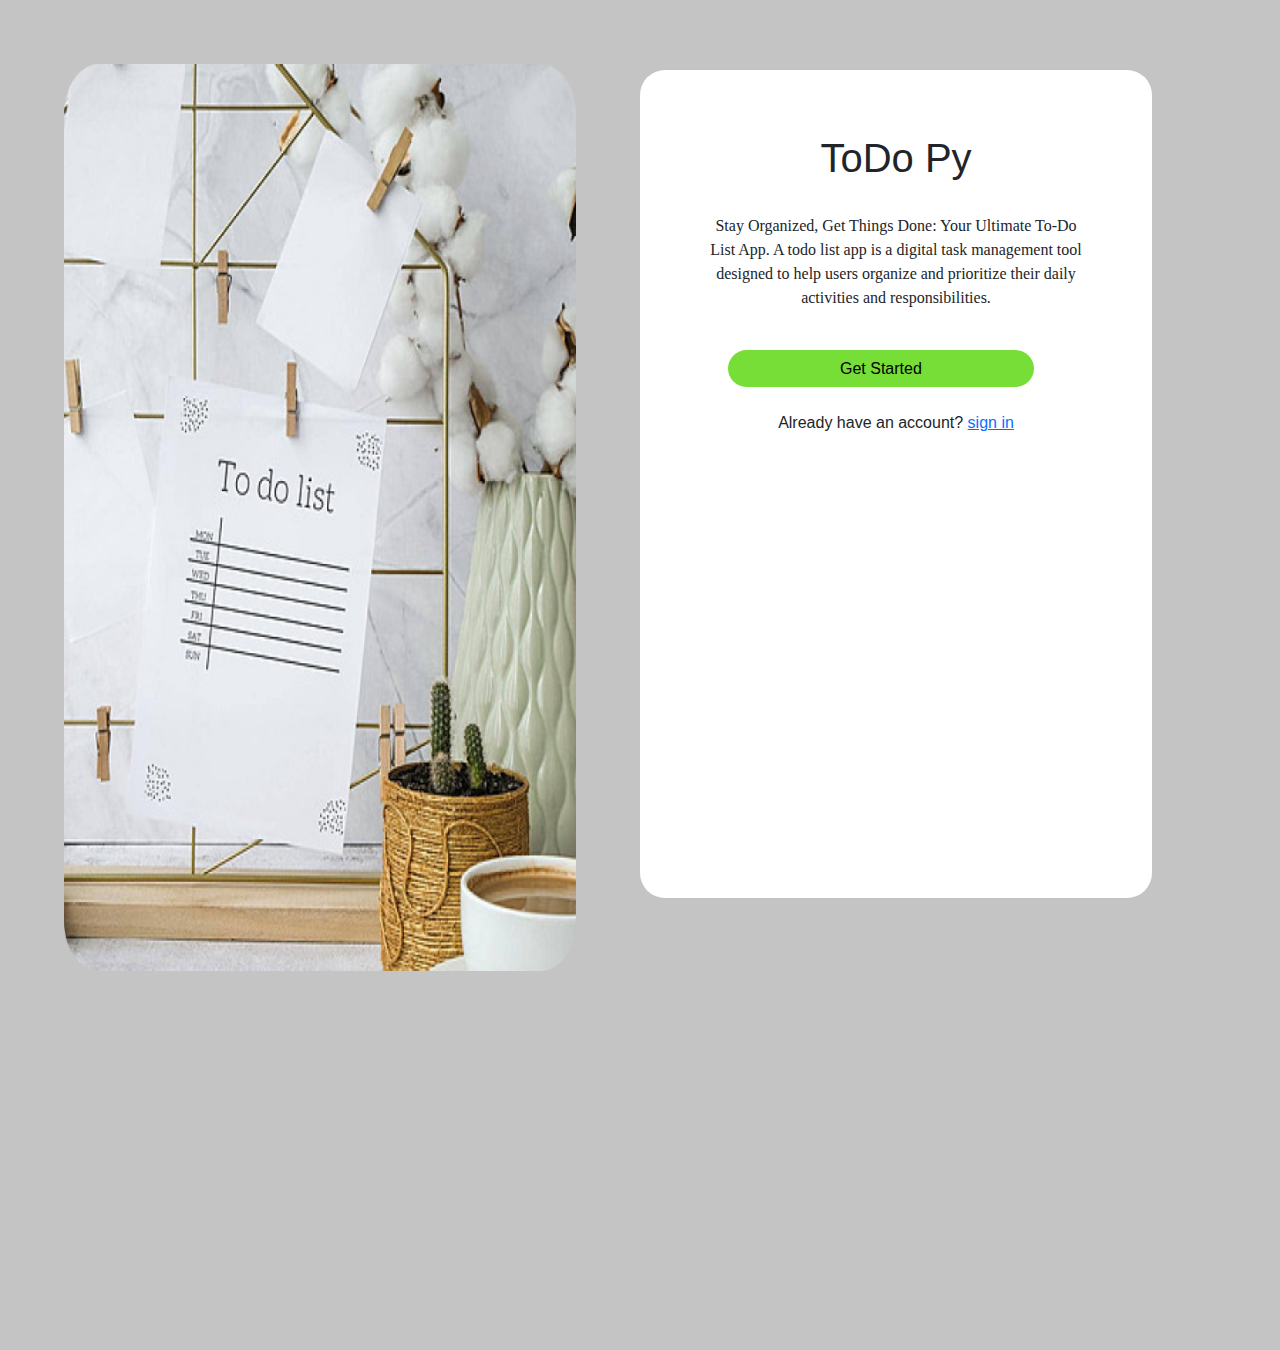
<file: index.html>
<!DOCTYPE html>
<html lang="en">
<head>
    <meta charset="UTF-8">
    <meta name="viewport" content="width=device-width, initial-scale=1.0">
    <link rel="stylesheet" href="./style.css">
    <link rel="stylesheet" href="./bootstrap-5.0.2-dist/css/bootstrap.min.css">
    <title>Landing page</title>
</head>
<body>


    <main>
     <div class="Landing d-flex flex-row">
        <aside class="landing1"><img src="./Rectangle 1.png" alt=""></aside>
        <aside class="landing2">
            <h1>ToDo Py</h1> <br>
            <p class="p1">Stay Organized, Get Things Done: Your Ultimate To-Do List App.
                A todo list app is a digital task management tool designed to help users organize and prioritize their daily activities and responsibilities.</p> <br>

                <button class="b">Get Started</button> <br> <br>
                <p class="p2"> Already have an account? <a href="./login.html">sign in</a> </p>
        </aside>
     </div>
    
    </main>








    <script src="./bootstrap-5.0.2-dist/js/bootstrap.js"></script>
    <script src="./bootstrap-5.0.2-dist/js/bootstrap.bundle.js"></script>
</body>
</html>
</file>
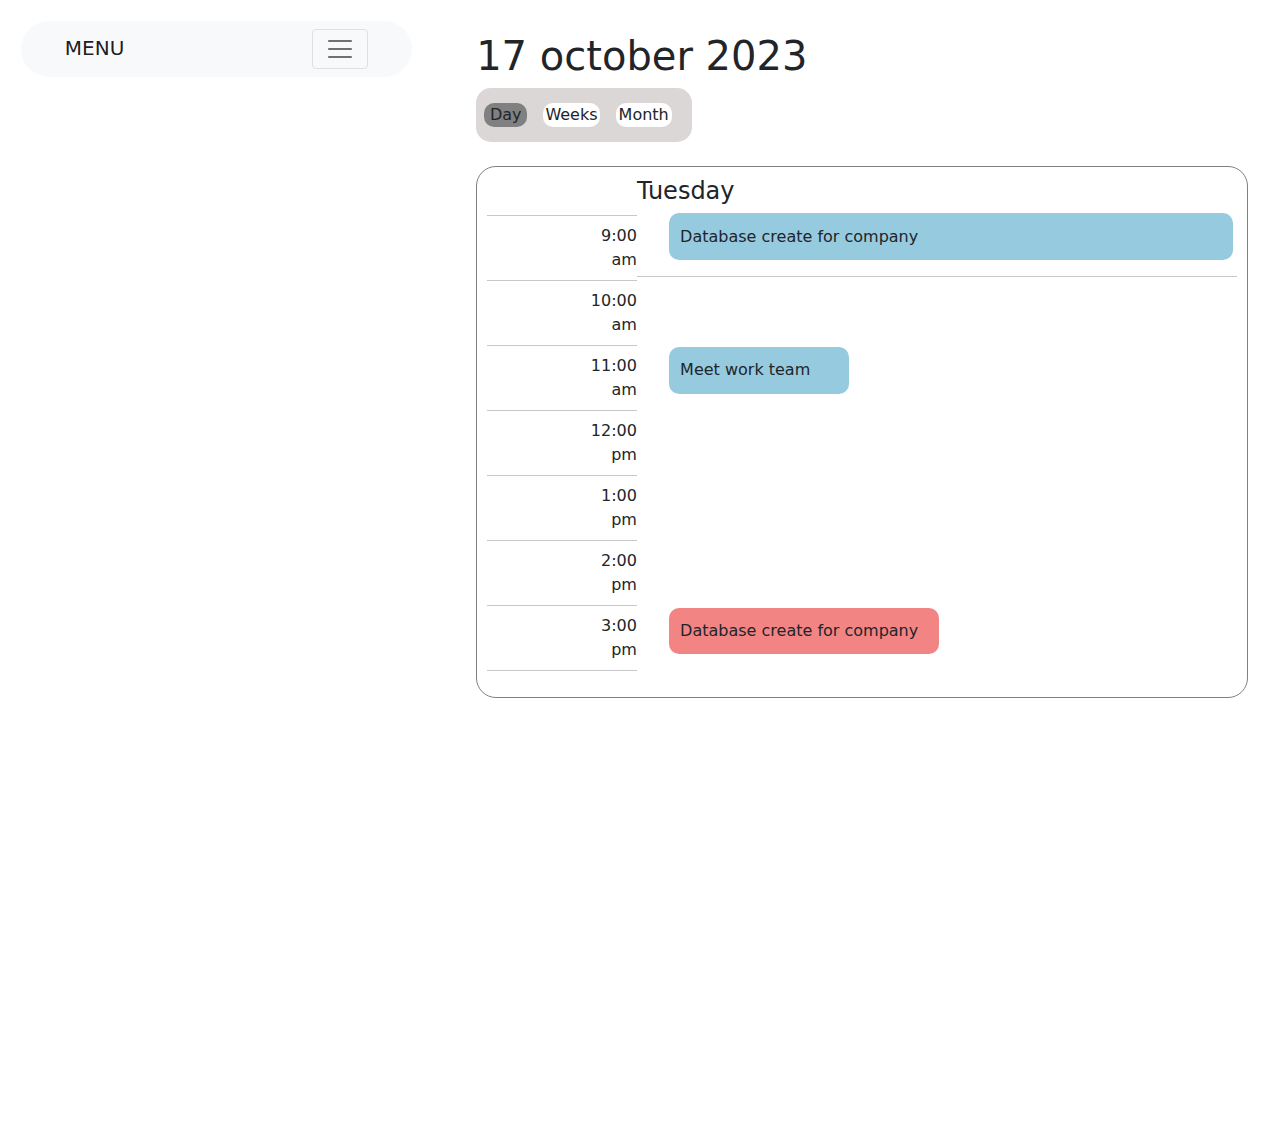
<file: calender.html>
<!DOCTYPE html>
<html lang="en">
<head>
    <meta charset="UTF-8">
    <meta name="viewport" content="width=device-width, initial-scale=1.0">
    <link rel="stylesheet" href="./bootstrap-5.0.2-dist/css/bootstrap.min.css">
    <link rel="stylesheet" href="./fontawesome/css/font-awesome.min.css">
    <link rel="stylesheet" href="./calender.css">
    <title>Document</title>
</head>
<body>
    <main>
        <div class="calender d-flex flex-row" style="padding: 1rem;">
            <aside class="cal1">
                <nav
                class="navbar navbar-expand-xl|lg|md|sm navbar-light bg-light"
            >
                <div class="container">
                    <a class="navbar-brand" href="#">MENU</a>
                    <button
                        class="navbar-toggler d-lg-toggle"
                        type="button"
                        data-bs-toggle="collapse"
                        data-bs-target="#collapsibleNavId"
                        aria-controls="collapsibleNavId"
                        aria-expanded="false"
                        aria-label="Toggle navigation"
                    > 
                        <span class="navbar-toggler-icon"></span>
                    </button> 
                    <div class="collapse navbar-collapse" id="collapsibleNavId">
                       
                        <form class="d-flex my-2 my-lg-0">
                            <input style="border-radius: 20px; margin-top: 1rem;"
                                class=" h form-control me-sm-2"
                                type="text"
                                placeholder=" Search" />
                        </form> <br>
                        <div class="task">
                            <h5>TASK</h5>
                            <section class=" s1 d-flex flex-row">
                                <aside><a style="list-style: none; text-decoration: none; color: black; gap: 11rem;" href="./upcoming.html">Upcoming</a> </aside>
                                <aside>15+</aside>
                            </section>
                            <section class="s2 d-flex flex-row">
                                <aside><a style="list-style: none; text-decoration: none; color: black;" href="./today.html">Today</a></aside>
                                <aside>8</aside>
                                
                            </section>
                            <section class="s3 d-flex flex-row"> 
                               <aside><i class="fa fa-calendar" aria-hidden="true"></i></aside>
                               <aside><a style="list-style: none; text-decoration: none; color: black; font-size: 17px;" href="./calender.html">Calender</a></aside>
                            </section>
                            <section class="s3 d-flex flex-row">
                                <aside></aside>
                                <aside>Sticky Wall</aside>
                            </section>
                            
                        </div> <br>
    
                        <div class="list" style="line-height: 0.1rem;">
                            <h5>List</h5>
                        
                                
                                <input style="padding: 0.4rem; width: 100%;"  type="text"   placeholder="  work"><br><br>
                                <input style="padding: 0.4rem; width: 100%;" type="text" placeholder="personal"><br><br>
                                <input style="padding: 0.4rem; width: 100%;" type="text" placeholder="Study"><br>
                                <p class="w">Add new list</p> <br>
     
                               
                            
                        </div>
    
                        <div class="setting ">
                           <section class="set1 d-flex flex-row">
                            <aside><i class="fa fa-calendar" aria-hidden="true"></i></aside>
                            <aside>Settings</aside>
                           </section> <br>
                           <section class="set2 d-flex flex-row"> 
                            <aside><i class="fa fa-sign-out" aria-hidden="true"></i></aside>
                            <aside>Sign Out</aside>
                           </section>
                        </div>
                       
    
                    </div>
                   
                </div>
    
                
            </nav> 
            </aside>
            <aside class="cal2" style="margin-bottom: 2rem;">
               <h1 style="font-weight: 400;" > 17 october 2023</h1>
               <section class="cal3 d-flex flex-row" style="gap: 1rem; background-color: rgba(211, 206, 206, 0.808); width: 28%; height: 6vh; align-items: center; text-align: center; border-radius: 15px; " >
                <aside style="margin-left: 0.5rem; background-color: grey; border-radius: 10px; width: 20%; ">Day</aside>
                <aside style="background-color: white; border-radius: 10px; width: 26%;">Weeks</aside>
                <aside style="background-color: white; border-radius: 10px; width: 26%;">Month</aside>
               </section><br>
               <section class="cal4">
                   <aside class="cal5">
                    <hr class="r">
                    <P class="P0">
                      9:00
                      
                    </P>
                    <p class="P0">am</p><hr>
                    <p class="P0">10:00</p>
                    <p class="P0">am <hr></p>
                    <p class="P0">11:00</p>
                    <P class="P0">am <hr></P>
                    <p class="P0">12:00</p>
                    <p class="P0">pm <hr></p>
                    <p class="P0">1:00</p>
                    <p class="P0">pm <hr></p>
                    <p class="P0">2:00</p>
                    <p class="P0">pm <hr></p>
                    <p class="P0">3:00</p>
                    <p class="P0">pm <hr></p>



                   </aside>
                   <aside class="cal6">
                    <h4 class="t">Tuesday</h4>

                    <p class="company">Database create for company  <hr></p><br><br>
                    <p class="company" style="width: 30%;">Meet work team</p><br><br><br><br><br><br><br><br>
         <p class="company" style="width: 45%; background-color: rgb(243, 132, 132);">Database create for company</p>

                   </aside>
               </section>
            </aside>
        </div>
    </main>
    <script src="./bootstrap-5.0.2-dist/js/bootstrap.js"></script>
    <script src="./bootstrap-5.0.2-dist/js/bootstrap.bundle.js"></script>
    
</body>
</html>
</file>
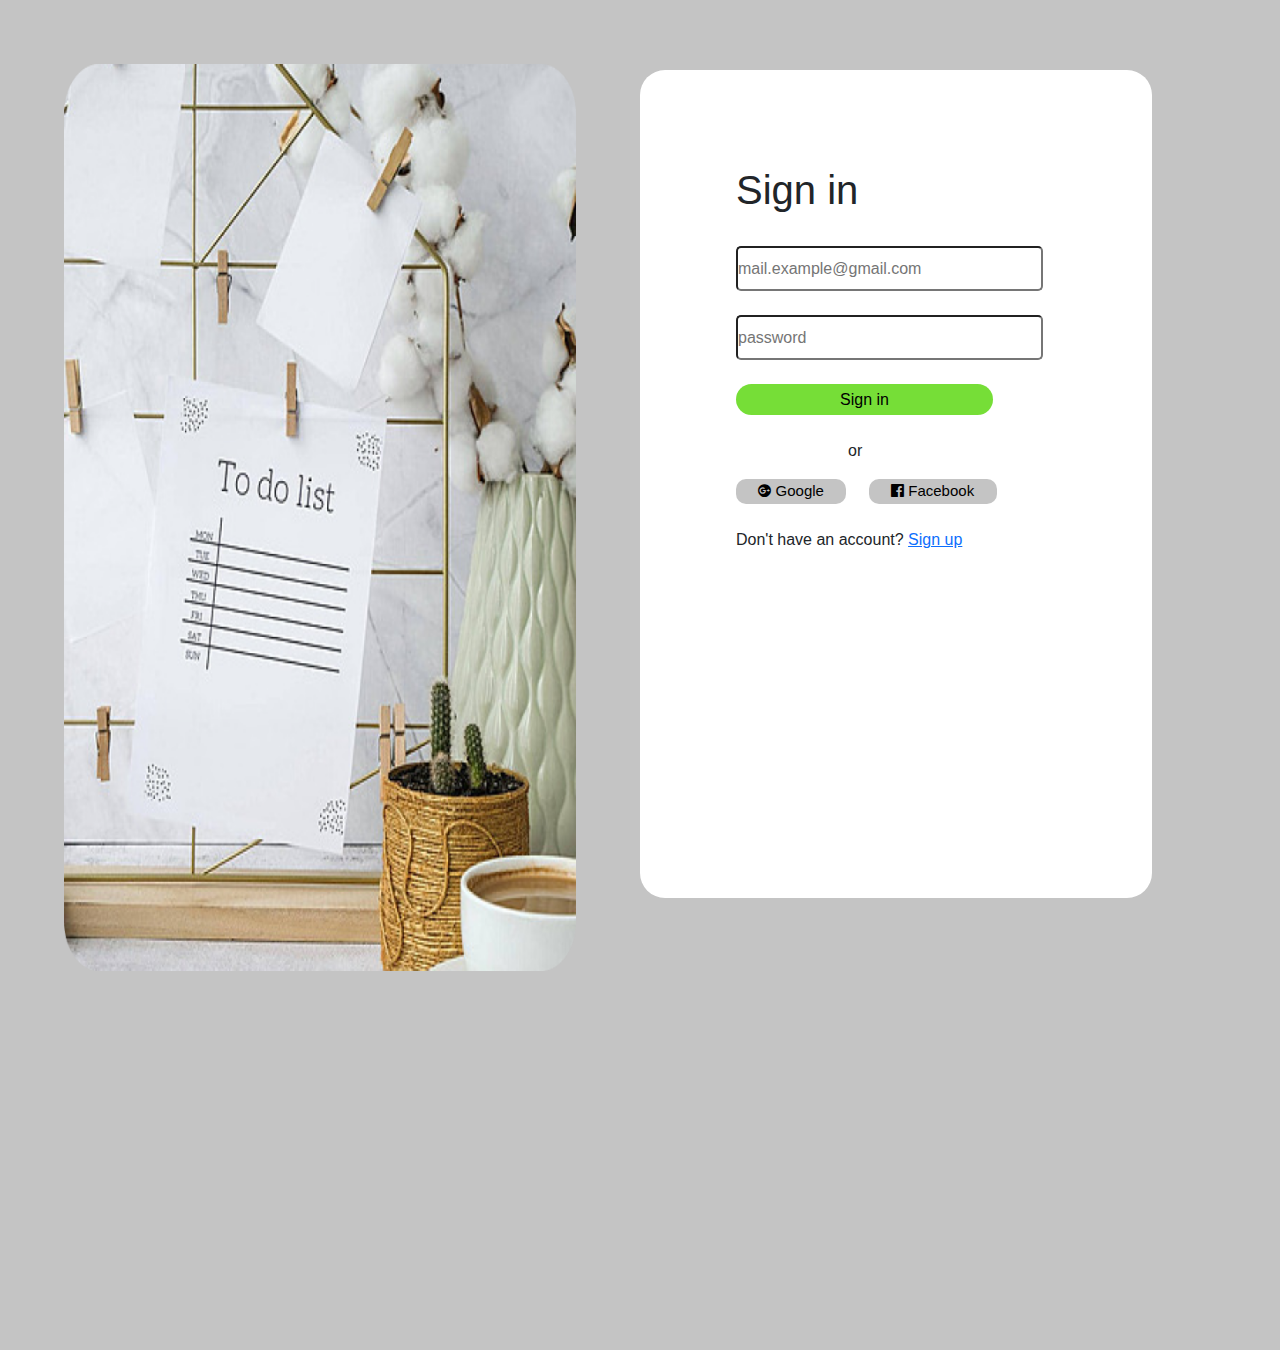
<file: login.html>
<!DOCTYPE html>
<html lang="en">
<head>
    <meta charset="UTF-8">
    <meta name="viewport" content="width=device-width, initial-scale=1.0">
    <link rel="stylesheet" href="./fontawesome/css/font-awesome.min.css">
    <link rel="stylesheet" href="./bootstrap-5.0.2-dist/css/bootstrap.css">
    <link rel="stylesheet" href="./login.css">
    <title>Document</title>
</head>
<body>
    

    <main>
        <div class="login d-flex flex-row">
            <aside class="login1"><img src="./Rectangle 1.png" alt=""></aside>
            <aside class="login2">
                <h1>Sign in</h1><br>
                <input type="email" placeholder="mail.example@gmail.com"><br><br>
                <input type="password" placeholder="password" > <br><br>
                <button class="bm"> Sign in</button><br><br>
                <p class="p1">or</p>
                <div class="b d-flex flex-row">
                  <button class="b1" > <i class="fa fa-google-plus-official" aria-hidden="true"></i> Google</button>
                  <button class="b2"> <i class="fa fa-facebook-official" aria-hidden="true"></i> Facebook</button>
                </div> <br>
                <p class="p2"> Don't have an account? <a href="./register.html">Sign up</a></p>
            </aside>


            
        </div>
       
    </main>




    <script src="./bootstrap-5.0.2-dist/js/bootstrap.js"></script>
    <script src="./bootstrap-5.0.2-dist/js/bootstrap.bundle.js"></script>
</body>
</html>
</file>
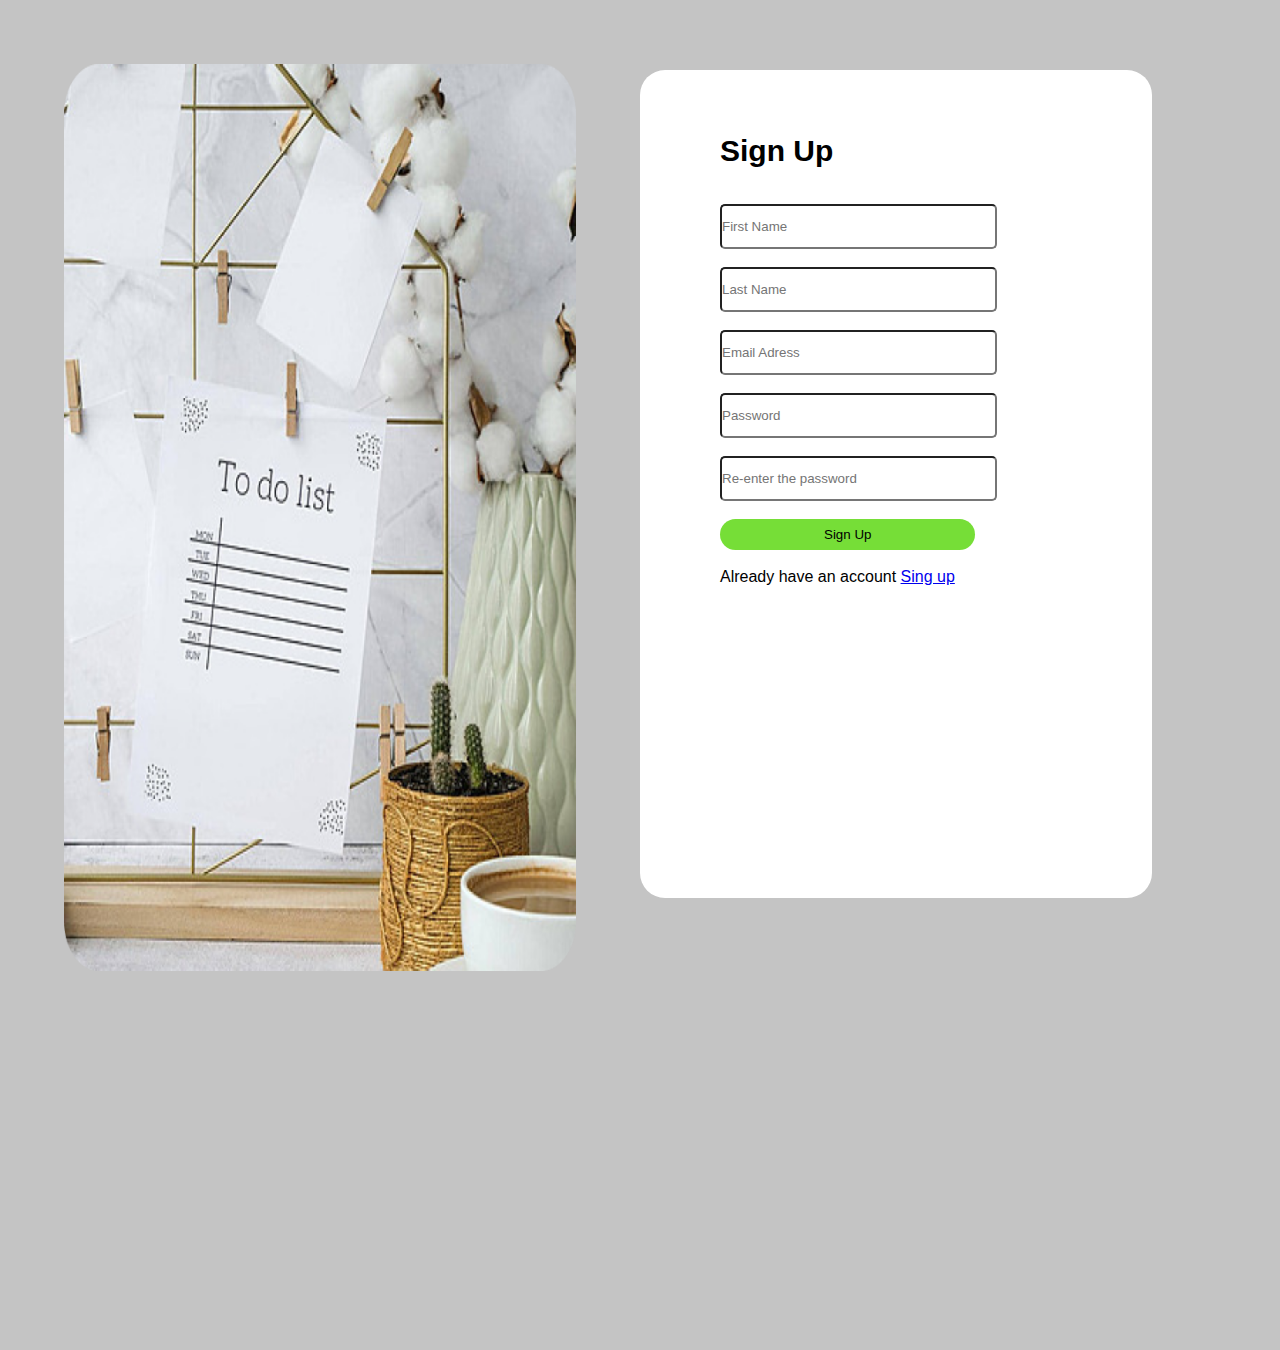
<file: register.html>
<!DOCTYPE html>
<html lang="en">
<head>
    <meta charset="UTF-8">
    <meta name="viewport" content="width=device-width, initial-scale=1.0">
    <link rel="stylesheet" href="./register.css">
    <title>Document</title>
</head>
<body>

    <main>
        <div class="register d-flex flex-row"> 
            <aside class="register1">
                <img src="./Rectangle 1.png" alt="">
            </aside>
            <aside class="register2">
                <h1 class="h1">Sign Up</h1><br><br>
                <input  type="text"  placeholder="First Name"><br><br>
                <input type="text"  placeholder="Last Name"><br><br>
                <input type="email" placeholder="Email Adress"><br><br>
                <input type="password" placeholder="Password"><br><br>
                <input type="password" placeholder="Re-enter the password"><br><br>
                <button>Sign Up</button><br><br>
                <p>Already have an account <a href="./todo.html">Sing up</a> </p>
                
            </aside>
        </div>
    </main>
    
</body>
</html>
</file>
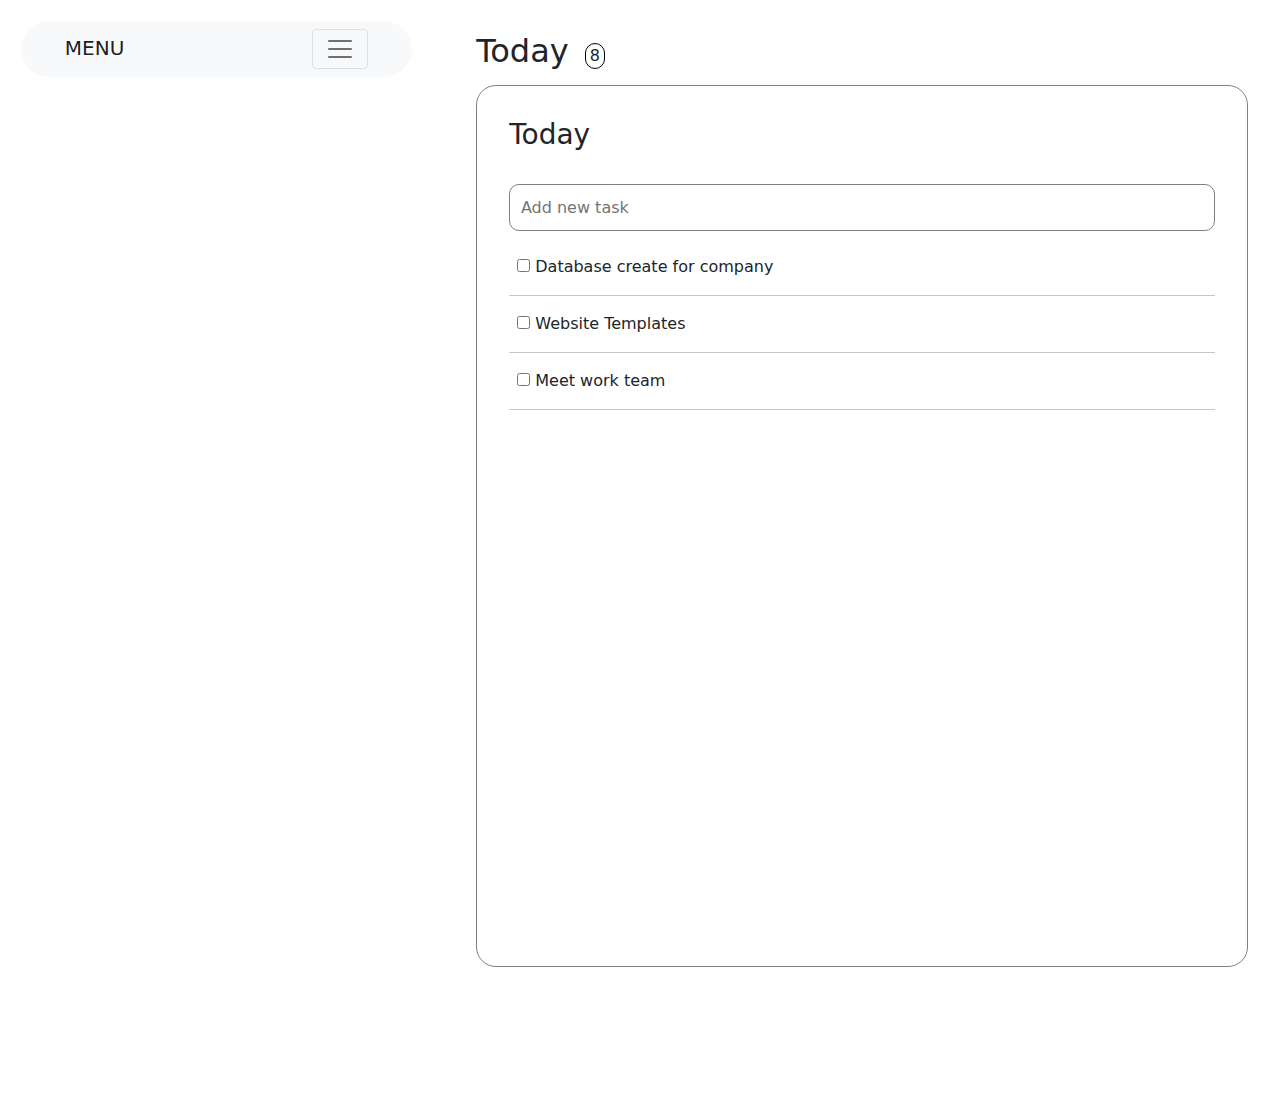
<file: today.html>
<!DOCTYPE html>
<html lang="en">
<head>
    <meta charset="UTF-8">
    <meta name="viewport" content="width=device-width, initial-scale=1.0">
    <link rel="stylesheet" href="./today.css">
    <link rel="stylesheet" href="./bootstrap-5.0.2-dist/css/bootstrap.min.css">
    <link rel="stylesheet" href="./fontawesome/css/font-awesome.min.css">
    <title>Document</title>
</head>
<body>

    <main>
        <div class="today" style="padding: 1rem;">
        <aside class="today1">
            <nav
            class="navbar navbar-expand-xl|lg|md|sm navbar-light bg-light"
        >
            <div class="container">
                <a class="navbar-brand" href="#">MENU</a>
                <button
                    class="navbar-toggler d-lg-toggle"
                    type="button"
                    data-bs-toggle="collapse"
                    data-bs-target="#collapsibleNavId"
                    aria-controls="collapsibleNavId"
                    aria-expanded="false"
                    aria-label="Toggle navigation"
                > 
                    <span class="navbar-toggler-icon"></span>
                </button> 
                <div class="collapse navbar-collapse" id="collapsibleNavId">
                   
                    <form class="d-flex my-2 my-lg-0">
                        <input style="border-radius: 20px; margin-top: 1rem;"
                            class=" h form-control me-sm-2"
                            type="text"
                            placeholder=" Search" />
                    </form> <br>
                    <div class="task">
                        <h5>TASK</h5>
                        <section class=" s1 d-flex flex-row">
                            <aside><a style="list-style: none; text-decoration: none; color: black; gap: 11rem;" href="./upcoming.html">Upcoming</a> </aside>
                            <aside>15+</aside>
                        </section>
                        <section class="s2 d-flex flex-row">
                            <aside><a style="list-style: none; text-decoration: none; color: black;" href="./today.html">Today</a></aside>
                            <aside>8</aside>
                            
                        </section>
                        <section class="s3 d-flex flex-row"> 
                           <aside><i class="fa fa-calendar" aria-hidden="true"></i></aside>
                           <aside><a style="list-style: none; text-decoration: none; color: black; font-size: 17px;" href="./calender.html">Calender</a></aside>
                        </section>
                        <section class="s3 d-flex flex-row">
                            <aside></aside>
                            <aside>Sticky Wall</aside>
                        </section>
                        
                    </div> <br>

                    <div class="list"  style="line-height: 0.7rem; ">
                        <h5>List</h5>
                    
                            
                            <input style="padding: 0.4rem; width: 100%;"  type="text"   placeholder="  work"><br><br>
                            <input style="padding: 0.4rem; width: 100%;" type="text" placeholder="personal"><br><br>
                            <input style="padding: 0.4rem; width: 100%;" type="text" placeholder="Study"><br>
                            <p class="w">Add new list</p> <br>
 
                           
                        
                    </div>

                    <div class="setting ">
                       <section class="set1 d-flex flex-row">
                        <aside><i class="fa fa-calendar" aria-hidden="true"></i></aside>
                        <aside>Settings</aside>
                       </section> <br>
                       <section class="set2 d-flex flex-row"> 
                        <aside><i class="fa fa-sign-out" aria-hidden="true"></i></aside>
                        <aside>Sign Out</aside>
                       </section>
                    </div>
                   

                </div>
               
            </div>

            
        </nav> 
            
            
          
        </aside>
        <aside class="today2">
          <section class="today3 d-flex flex-row">
            <aside><h2>Today</h2></aside>
            <aside><p class="p1">8</p></aside>
          </section>
           <section class="today4">
            <h3>Today</h3><br>
            <input class="k1" type="text" placeholder="Add new task"><br><br>
            <p class="k2"><input type="checkbox" name="" id=""> Database create for company <hr></p>
            <p class="k2"> <input type="checkbox" name="" id=""> Website Templates <hr></p>
            <p class="k2"> <input type="checkbox" name="" id=""> Meet work team <hr></p>
           </section>

        </aside>
    </div>
    </main>
    <script src="./bootstrap-5.0.2-dist/js/bootstrap.js"></script>
    <script src="./bootstrap-5.0.2-dist/js/bootstrap.bundle.js"></script>
    
</body>
</html>
</file>
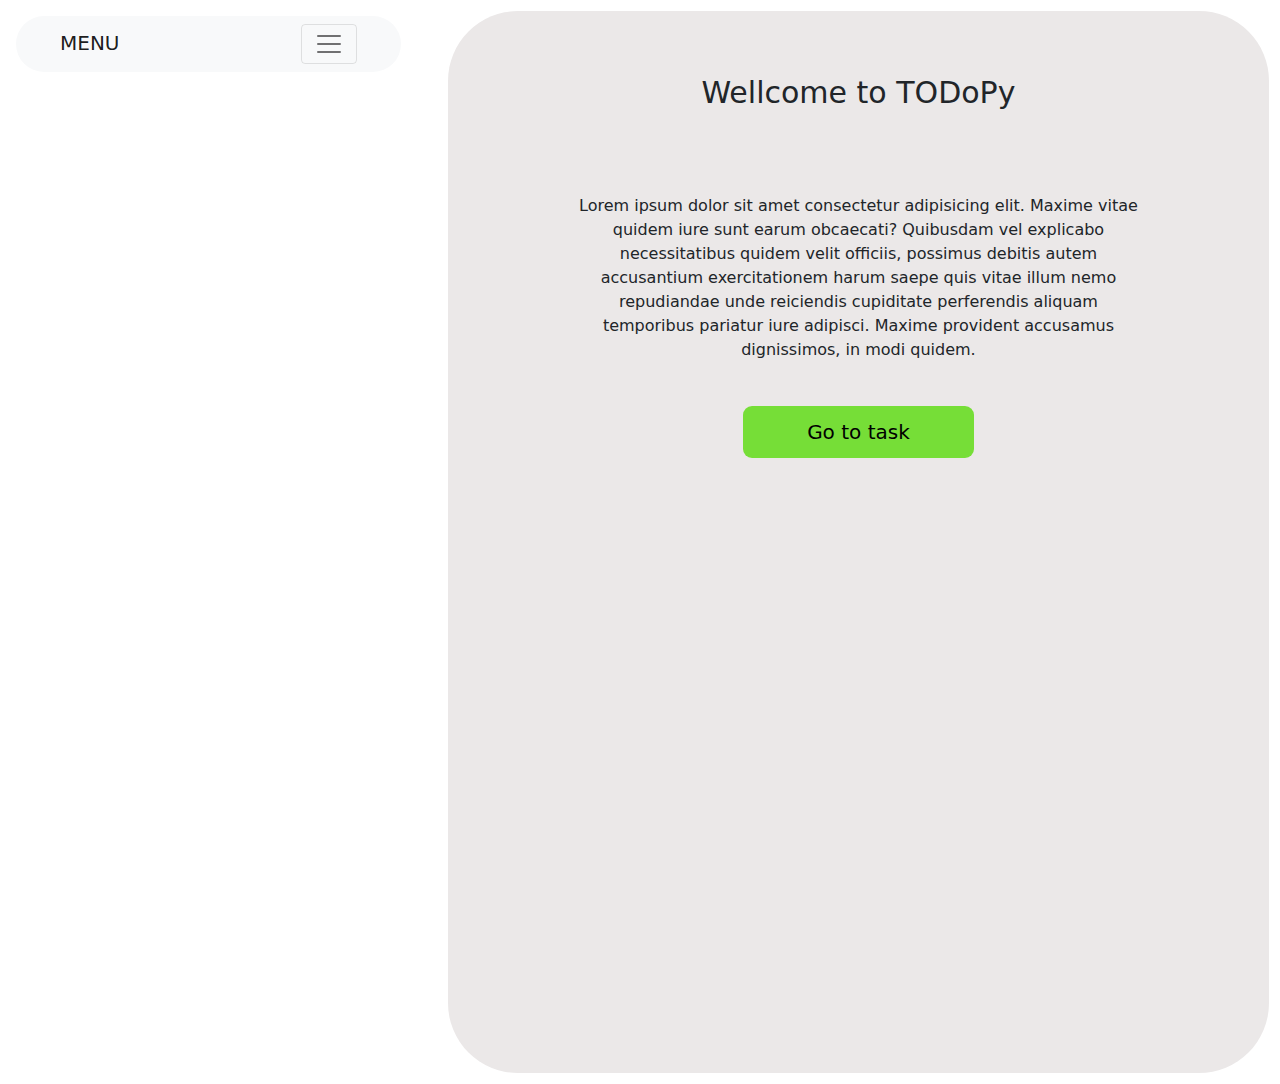
<file: todo.html>
<!DOCTYPE html>
<html lang="en">
<head>
    <meta charset="UTF-8">
    <meta name="viewport" content="width=device-width, initial-scale=1.0">
    <link rel="stylesheet" href="./bootstrap-5.0.2-dist/css/bootstrap.min.css">
    <link rel="stylesheet" href="./fontawesome/css/font-awesome.min.css">
    <link rel="stylesheet" href="./todo.css">
    <title>Document</title>
</head>
<body>
    <main class="todo">
        <aside class="t1">
        <nav
            class="navbar navbar-expand-xl|lg|md|sm navbar-light bg-light"
        >
            <div class="container">
                <a class="navbar-brand" href="#">MENU</a>
                <button
                    class="navbar-toggler d-lg-toggle"
                    type="button"
                    data-bs-toggle="collapse"
                    data-bs-target="#collapsibleNavId"
                    aria-controls="collapsibleNavId"
                    aria-expanded="false"
                    aria-label="Toggle navigation"
                > 
                    <span class="navbar-toggler-icon"></span>
                </button> 
                <div class="collapse navbar-collapse" id="collapsibleNavId">
                   
                    <form class="d-flex my-2 my-lg-0">
                        <input
                            class=" h form-control me-sm-2"
                            type="text"
                            placeholder=" Search" />
                    </form> <br>
                    <div class="task">
                        <h5>TASK</h5>
                        <section class=" s1 d-flex flex-row">
                            <aside><a href="./upcoming.html">Upcoming</a> </aside>
                            <aside>15+</aside>
                        </section>
                        <section class="s2 d-flex flex-row">
                            <aside>Today</aside>
                            <aside>8</aside>
                            
                        </section>
                        <section class="s3 d-flex flex-row"> 
                           <aside><i class="fa fa-calendar" aria-hidden="true"></i></aside>
                           <aside>Calender</aside>
                        </section>
                        <section class="s3 d-flex flex-row">
                            <aside></aside>
                            <aside>Sticky Wall</aside>
                        </section>
                        
                    </div> <br>

                    <div class="list">
                        <h5>List</h5>
                    
                            
                            <input type="text"   placeholder="  work">
                            <input type="text" placeholder="personal">
                            <input type="text" placeholder="Study"><br>
                            <p>Add new list</p> <br>

                           
                        
                    </div>

                    <div class="setting ">
                       <section class="set1 d-flex flex-row">
                        <aside><i class="fa fa-calendar" aria-hidden="true"></i></aside>
                        <aside>Settings</aside>
                       </section> <br>
                       <section class="set2 d-flex flex-row"> 
                        <aside><i class="fa fa-sign-out" aria-hidden="true"></i></aside>
                        <aside>Sign Out</aside>
                       </section>
                    </div>
                   

                </div>
               
            </div>

            
        </nav>
        
           
        </aside>

    <aside class="t2" >
            <h1>Wellcome to  TODoPy</h1> <br><br><br>
            <p>Lorem ipsum dolor sit amet consectetur adipisicing elit. Maxime vitae quidem iure sunt earum obcaecati? Quibusdam vel explicabo necessitatibus quidem velit officiis, possimus debitis autem accusantium exercitationem harum saepe quis vitae illum nemo repudiandae unde reiciendis cupiditate perferendis aliquam temporibus pariatur iure adipisci. Maxime provident accusamus dignissimos, in modi quidem.</p> <br>

            <button><a href="./upcoming.html">Go to task</a></button>
        </aside>
    </main>
    <script src="./bootstrap-5.0.2-dist/js/bootstrap.js"></script>
    <script src="./bootstrap-5.0.2-dist/js/bootstrap.bundle.js"></script>
</body>
</html>
</file>
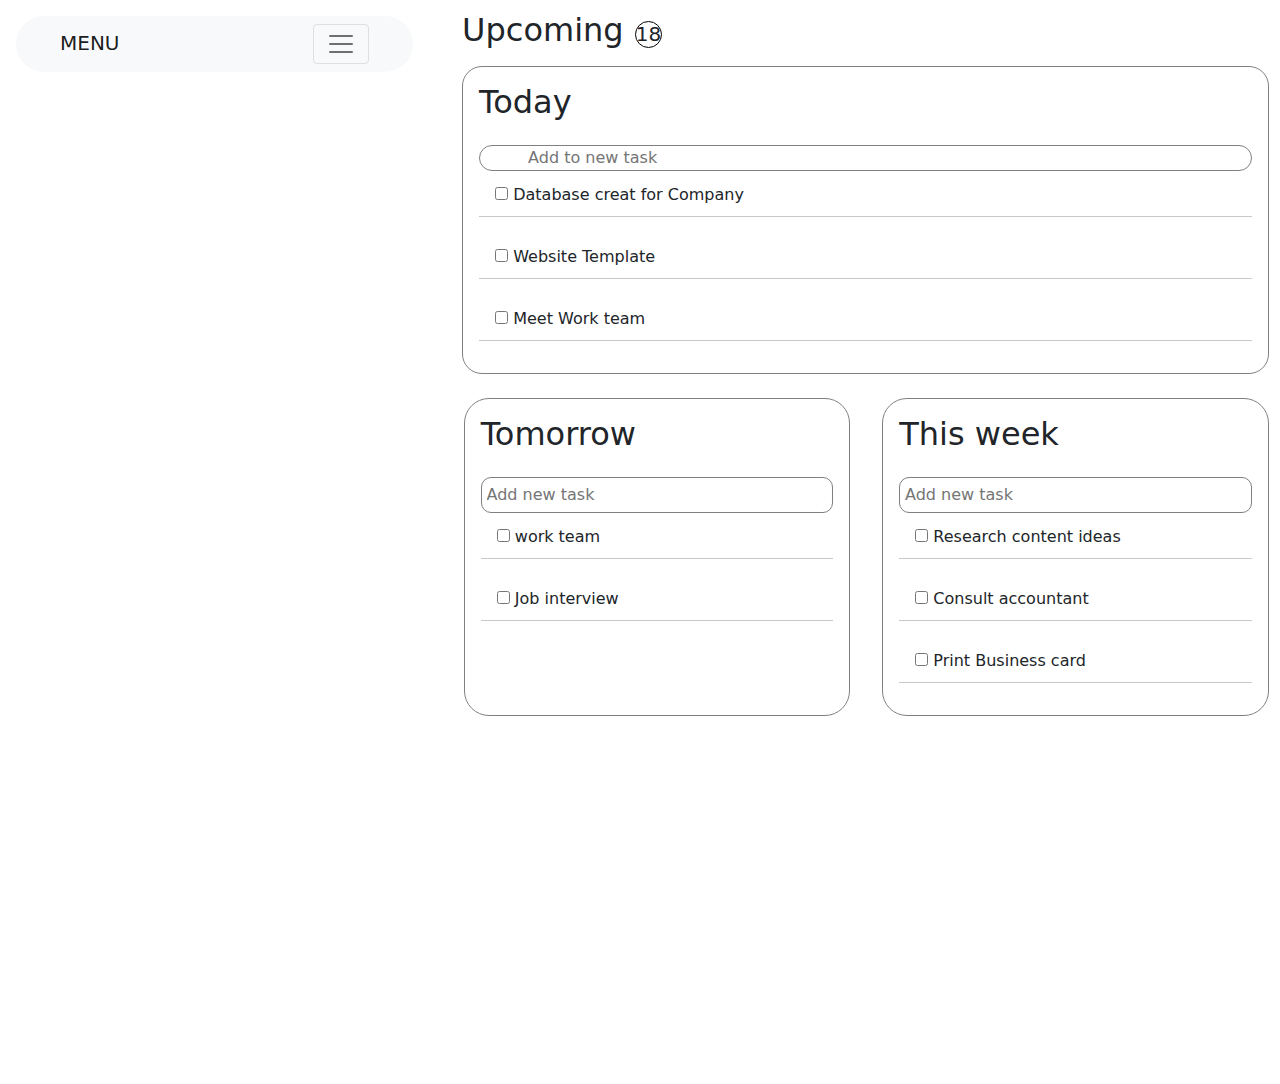
<file: upcoming.html>
<!DOCTYPE html>
<html lang="en">
<head>
    <meta charset="UTF-8">
    <meta name="viewport" content="width=device-width, initial-scale=1.0">
    <link rel="stylesheet" href="./bootstrap-5.0.2-dist/css/bootstrap.min.css">
    <link rel="stylesheet" href="./fontawesome/css/font-awesome.min.css">
    <link rel="stylesheet" href="./upcoming.css">
    <title>Document</title>
</head>
<body>
    <main>
        <div class="upcoming d-flex flex-row">
            <aside class="up1">
                <nav
            class="navbar navbar-expand-xl|lg|md|sm navbar-light bg-light"
        >
            <div class="container">
                <a class="navbar-brand" href="#">MENU</a>
                <button
                    class="navbar-toggler d-lg-toggle"
                    type="button"
                    data-bs-toggle="collapse"
                    data-bs-target="#collapsibleNavId"
                    aria-controls="collapsibleNavId"
                    aria-expanded="false"
                    aria-label="Toggle navigation"
                > 
                    <span class="navbar-toggler-icon"></span>
                </button> 
                <div class="collapse navbar-collapse" id="collapsibleNavId">
                   
                    <form class="d-flex my-2 my-lg-0">
                        <input
                            class=" h form-control me-sm-2"
                            type="text"
                            placeholder=" Search" />
                    </form> <br>
                    <div class="task">
                        <h5>TASK</h5>
                        <section class=" s1 d-flex flex-row">
                            <aside><a href="./upcoming.html">Upcoming</a> </aside>
                            <aside>15+</aside>
                        </section>
                        <section class="s2 d-flex flex-row">
                            <aside><a href="./today.html">Today</a></aside>
                            <aside>8</aside>
                            
                        </section>
                        <section class="s3 d-flex flex-row"> 
                           <aside><i class="fa fa-calendar" aria-hidden="true"></i></aside>
                           <aside>Calender</aside>
                        </section>
                        <section class="s3 d-flex flex-row">
                            <aside></aside>
                            <aside>Sticky Wall</aside>
                        </section>
                        
                    </div> <br>

                    <div class="list">
                        <h5>List</h5>
                    
                            
                            <input type="text"   placeholder="  work">
                            <input type="text" placeholder="personal">
                            <input type="text" placeholder="Study"><br>
                            <p class="w">Add new list</p> <br>

                           
                        
                    </div>

                    <div class="setting ">
                       <section class="set1 d-flex flex-row">
                        <aside><i class="fa fa-calendar" aria-hidden="true"></i></aside>
                        <aside>Settings</aside>
                       </section> <br>
                       <section class="set2 d-flex flex-row"> 
                        <aside><i class="fa fa-sign-out" aria-hidden="true"></i></aside>
                        <aside>Sign Out</aside>
                       </section>
                    </div>
                   

                </div>
               
            </div>

            
        </nav>

            </aside>
            <aside class="up2">
                <section class="up3 d-flex flex-row">
                    <aside class="h1"><h2>Upcoming</h2></aside>
                    <aside class="h2">18</aside>

                </section>
                <section class="up4">
                    <h2>Today</h2>
                    <input class="up5" type="text"  placeholder="Add to new task"><br>
                    <p class="p1"><input type="checkbox" name="" id=""> Database creat for Company <hr> </p>
                    <p class="p1"><input type="checkbox" name="" id=""> Website Template  <hr></p>
                    <p class="p1"><input type="checkbox" name="" id=""> Meet Work team <hr> </p>
                </section><br> 
                <section class="up6 d-flex flex-row">
                    <aside class="a1">
                        <h2>Tomorrow</h2>
                        <input class="up7" type="text" placeholder="Add new task"><br>
                        <p class="p1">
                            <input type="checkbox" name="" id=""> work team <hr>
                        </p>

                        <p class="p1"><input type="checkbox" name="" id=""> Job interview <hr></p>
                    </aside>
                    <aside class="a2">
                        <h2>This week</h2>
                        <input class="up7" type="text" placeholder="Add new task">
                        <p class="p1"> <input type="checkbox" name="" id=""> Research content ideas <hr></p>
                        <p class="p1"><input type="checkbox" name="" id=""> Consult accountant <hr></p>
                        <p class="p1"><input type="checkbox" name="" id=""> Print Business card <hr></p>
                    </aside>
                </section>
            </aside>
        </div>
        
    </main>
    <script src="./bootstrap-5.0.2-dist/js/bootstrap.js"></script>
    <script src="./bootstrap-5.0.2-dist/js/bootstrap.bundle.js"></script>
</body>
</html>
</file>
<file: style.css>
*{
    padding: 0;
    margin: 0;
    box-sizing: border-box;
    font-family: 'Segoe UI', Tahoma, Geneva, Verdana, sans-serif;
}

main{
    width: 100%;
    height: 150vh;

background: #C4C4C4;

}


img{

    padding: 4rem;
    width: 100%;
    height: 115vh;
    

}

.landing1{
    width: 50%;
}

.landing2{
    border-radius: 25px;
    margin-top: 4.4rem;
    padding: 4rem;
    width: 40%;
    height: 92vh;
    background-color: white;
    
    
}

h1{
    text-align: center;
    
}

.p1{
    left: 774px;
    font-family: Georgia, 'Times New Roman', Times, serif;
    text-align: center;
}

.p2{
    text-align: center;
}



.b{
    align-items: center;
     padding: 0.4rem 7rem;
     background: #76DE37;
     border-radius: 20px;
     border: none;
     margin-left: 1.5rem;

}
</file>
<file: calender.css>
*{
    padding: 0;
    margin: 0;
    box-sizing: border-box;
}

.calender{
    display: flex;
    flex-direction: row;
    padding: o.7rem;
}


.cal1{
    width: 50%;
    padding: 0.3rem;
    
}

.cal2{
    
    border-radius: 70px;
    padding: 1rem;

    width: 90%;
    height: 118vh;
}

.cal4{
    border: grey solid 0.6px;
    display: flex;
    flex-direction: row;
    border-radius: 20px;
    padding: 0.6rem;

}

.cal5{
    line-height: 0.5rem;
}
.r{
  margin-top: 2.4rem;  
}
.P0{
    align-items: end;
    text-align: end;
}

.cal5{
    width: 20%;
}

.cal6{
   
   
    width: 80%;
}

.company{
    margin-left: 2rem;
    margin-top: 0.4rem;
    border: 0.6px solid none ;
    background-color: rgb(150, 202, 223);
    width: 94%;
    padding: 0.7rem ;
    border-radius: 10px;


}



nav{
    padding: 2rem;
    border-radius: 50px;
    width: 90%;
    line-height: 1.6rem;
}

input{
    margin-top: 1rem;
}

.h{
    border-radius: 20px;
    
}

.task{
    line-height: 1.6rem;
}

a{
    list-style: none;
    text-decoration: none;
    color: black;
    font-size: 20px;
}

.s1{
    gap: 9rem;
    
}

.s2{
    gap: 12.4rem;
    
}


.s3{
   gap: 0.6rem; 

}

input{
    border-radius: 15px;
    border: none;
    padding: 0rem  3rem;
    
}

.list{
    line-height: 1.9rem
}

.setting{
    margin-bottom: 4rem;
    
}

.w{
    margin-left: 4rem;
    margin-top: 0.7rem;
}

a{
    list-style: none;
    text-decoration: none;
}
</file>
<file: login.css>
*{
    padding: 0;
    margin: 0;
    box-sizing: border-box;
    font-family: 'Segoe UI', Tahoma, Geneva, Verdana, sans-serif;
}


main{
    width: 100%;
    height: 150vh;
    background:#C4C4C4 ;
}



.login1{
    width: 50%;
}

.login2{
    width: 40%;
    height: 92vh;
    margin-top: 4.4rem;
    border-radius: 25px;
    background: white;
    padding: 6rem;
    line-height: px;
    
}


img{
    width: 100%;
    height: 115vh;
    padding: 4rem;
}

input{
    border: 0.4px line;
    padding-right:  6rem;
    height: 5vh;
    text-align: left;
    place-content: left;
    border-radius: 5px;
}

.bm{
    padding: 0.2rem 6.5rem;
    background: #76DE37;
    border-radius: 3rem;
    border: none;

}
.p1{
  margin-left: 7rem;}

  .b{
    gap: 1.4rem;
    font-size: 15px;
  }


  .b1{
    padding: 0.1rem 1.4rem;
    text-align: left;
    background: #C4C4C4;
    border: none;
    border-radius: 10px;
  }

  .b2{
  
    padding: 0.1rem 1.4rem;
    text-align: left;
    background: #C4C4C4;
    border: none;
    border-radius: 10px;
  }
</file>
<file: register.css>
*{
    padding: 0;
    margin: 0;
    box-sizing: border-box;
    font-family: 'Segoe UI', Tahoma, Geneva, Verdana, sans-serif;
}



main{
    width: 100%;
    height: 150vh;
    background:#C4C4C4 ; 
}
.h1{
    font-size: 30px;
}

.register{
    display: flex;
    flex-direction: row;
}

.register1{
    width: 50%;
}

.register2{
    width: 40%;
    height: 92vh;
    margin-top: 4.4rem;
    border-radius: 25px;
    background: white;
    padding-left: 5rem;
    padding-bottom: 2rem;
    padding-top: 4rem;
}

img{
    width: 100%;
    height: 115vh;
    padding: 4rem;
    
}

input{
    border: 0.4px line grey;
    
    text-align: left;
    place-content: left;
    border-radius: 5px;
    padding-right:6rem ;
    height: 5vh;

}

button{
    padding: 0.5rem 6.5rem;
    background: #76DE37;
    border-radius: 3rem;
    border: none;

}
</file>
<file: today.css>
*{
    padding: 0;
    margin: 0;
    box-sizing: border-box;
}


.today{
    display: flex;
    flex-direction: row;
    padding: o.7rem;
}

.today1{
    width: 50%;
    padding: 0.3rem;
    
}

.today2{
    
    border-radius: 70px;
    padding: 1rem;

    width: 90%;
    height: 118vh;
}

.today3{
    gap: 1rem;
}

.today4{
    border: grey solid 0.6px;
    padding: 2rem;
    border-radius: 20px;
    height: 98vh;
}

.k1{
    border: grey solid 0.6px;
    width: 100%;
    padding: 0.67rem;
    border-radius: 10px;
}

.k2{
    margin-left: 0.5rem;
}
 .p1{
    margin-top: 0.7rem;
    border: black solid 0.7px;
    border-radius: 10px;
    width: 20px;
    align-items: center;
    text-align: center;
 }

nav{
    padding: 2rem;
    border-radius: 50px;
    width: 90%;
    line-height: 1.6rem;
}

input{
    margin-top: 1rem;
}

.h{
    border-radius: 20px;
    
}

.task{
    line-height: 1.6rem;
}

a{
    list-style: none;
    text-decoration: none;
    color: black;
    font-size: 20px;
}

.s1{
    gap: 9rem;
    
}

.s2{
    gap: 12.4rem;
    
}


.s3{
   gap: 0.6rem; 

}

input{
    border-radius: 15px;
    border: none;
    padding: 0rem  3rem;
    
}

.list{
    line-height: 1.9rem
}

.setting{
    margin-bottom: 4rem;
    
}

.w{
    margin-left: 4rem;
    margin-top: 0.7rem;
}

a{
    list-style: none;
    text-decoration: none;
}
</file>
<file: todo.css>
*{
    padding: 0;
    margin: 0;
    box-sizing: border-box;
}

.todo{
    display: flex;
    flex-direction: row;
    padding: 0.7rem;
    
}



.t1{
    width: 50%;
    padding: 0.3rem;
    
}

.t2{
    text-align: center;
    align-items: center;
    border-radius: 70px;
    padding: 4rem;
    background: #ebe8e8;
    width: 90%;
    height: 118vh;
}

h1{
    font-size: 30px;
    
}

p{
    padding:0.2rem 4rem;
}


button{
    padding: 0.7rem 4rem;
     background: #76DE37;
     border-radius: 9px;
     border: none;
 
}

a{
    color: black;
    text-decoration: none;
    font-size: 20px;
} 

nav{
    padding: 2rem;
    border-radius: 50px;
    width: 90%;
    line-height: 1.6rem;
}

input{
    margin-top: 1rem;
}

.h{
    border-radius: 20px;
    
}

.task{
    line-height: 1.6rem;
}

a{
    list-style: none;
    text-decoration: none;
    color: black;
    font-size: px;
}

.s1{
    gap: 9rem;
}

.s2{
    gap: 12.4rem;
    
}


.s3{
   gap: 0.6rem; 

}

input{
    border-radius: 15px;
    border: none;
    padding: 0rem  3rem;
    
}

.list{
    line-height: 1.9rem
}

.setting{
    margin-bottom: 4rem;
    
}
</file>
<file: upcoming.css>
*{
    padding: 0;
    margin: 0;
    box-sizing: border-box;
}
.upcoming{
    display: flex;
    flex-direction: row;
    padding: 0.7rem;
    
}


.up1{
    width: 50%;
    padding: 0.3rem;
    
}



.up2{
    
    border-radius: 70px;
    padding: rem;

    width: 90%;
    height: 118vh;
}

.up3{
    gap: 0.7rem;
    
}

.up4{
    padding: 1rem;
    border: grey solid 0.4px;
    border-radius: 20px;
    
    
}

.up5{
    width: 100%;
    border: grey solid 1px;
}

.up6{
    margin-left: 0.1rem;
    gap: 2rem;
}

.up7{
    border: grey solid 1px;
    padding: 0.3rem;
    border-radius: 10px;
    width: 100%;
}

.a1{
    width: 50%;
    
    border: grey solid 0.4px;
    border-radius: 25px;
    padding: 1rem;
}
.a2{
    width: 50%;
    border: grey solid 0.4px;
    border-radius: 25px;
    padding: 1rem;
    
}

.p1{
    margin-left: 1rem
    
}

p{
    line-height: 0.1rem;
}

.in1{
    border: grey 1px solid;
    padding: 0.3rem  16rem;
}

.h1{
    
}

.h2{
    font-size: 20px;
    margin-top: 0.6rem;
    border:black  1px solid  ; 
    border-radius: 20px;
    height: 1.7rem;

}



nav{
    padding: 2rem;
    border-radius: 50px;
    width: 90%;
    line-height: 1.6rem;
}

input{
    margin-top: 1rem;
}

.h{
    border-radius: 20px;
    
}

.task{
    line-height: 1.6rem;
}

a{
    list-style: none;
    text-decoration: none;
    color: black;
    font-size: 20px;
}

.s1{
    gap: 9rem;
    
}

.s2{
    gap: 12.4rem;
    
}


.s3{
   gap: 0.6rem; 

}

input{
    border-radius: 15px;
    border: none;
    padding: 0rem  3rem;
    
}

.list{
    line-height: 1.9rem
}

.setting{
    margin-bottom: 4rem;
    
}

.w{
    margin-left: 4rem;
    margin-top: 0.7rem;
}
</file>
